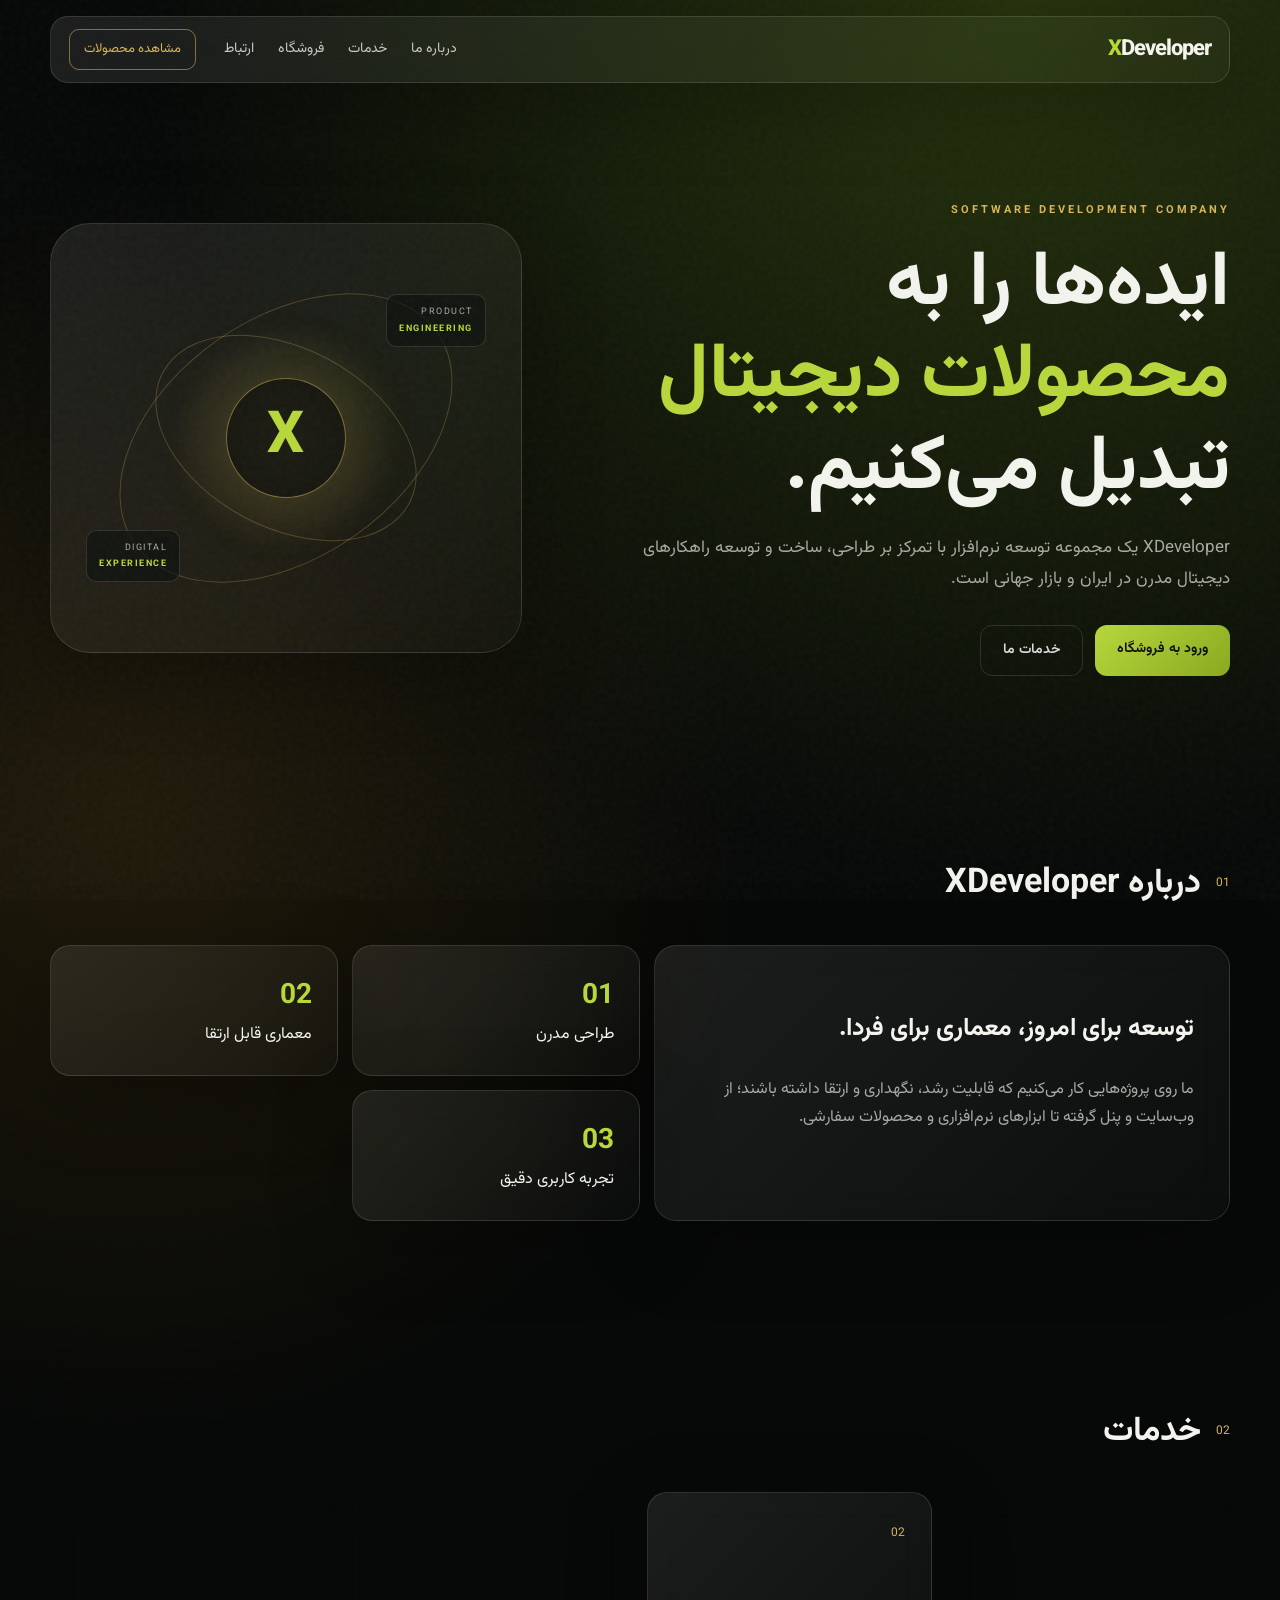
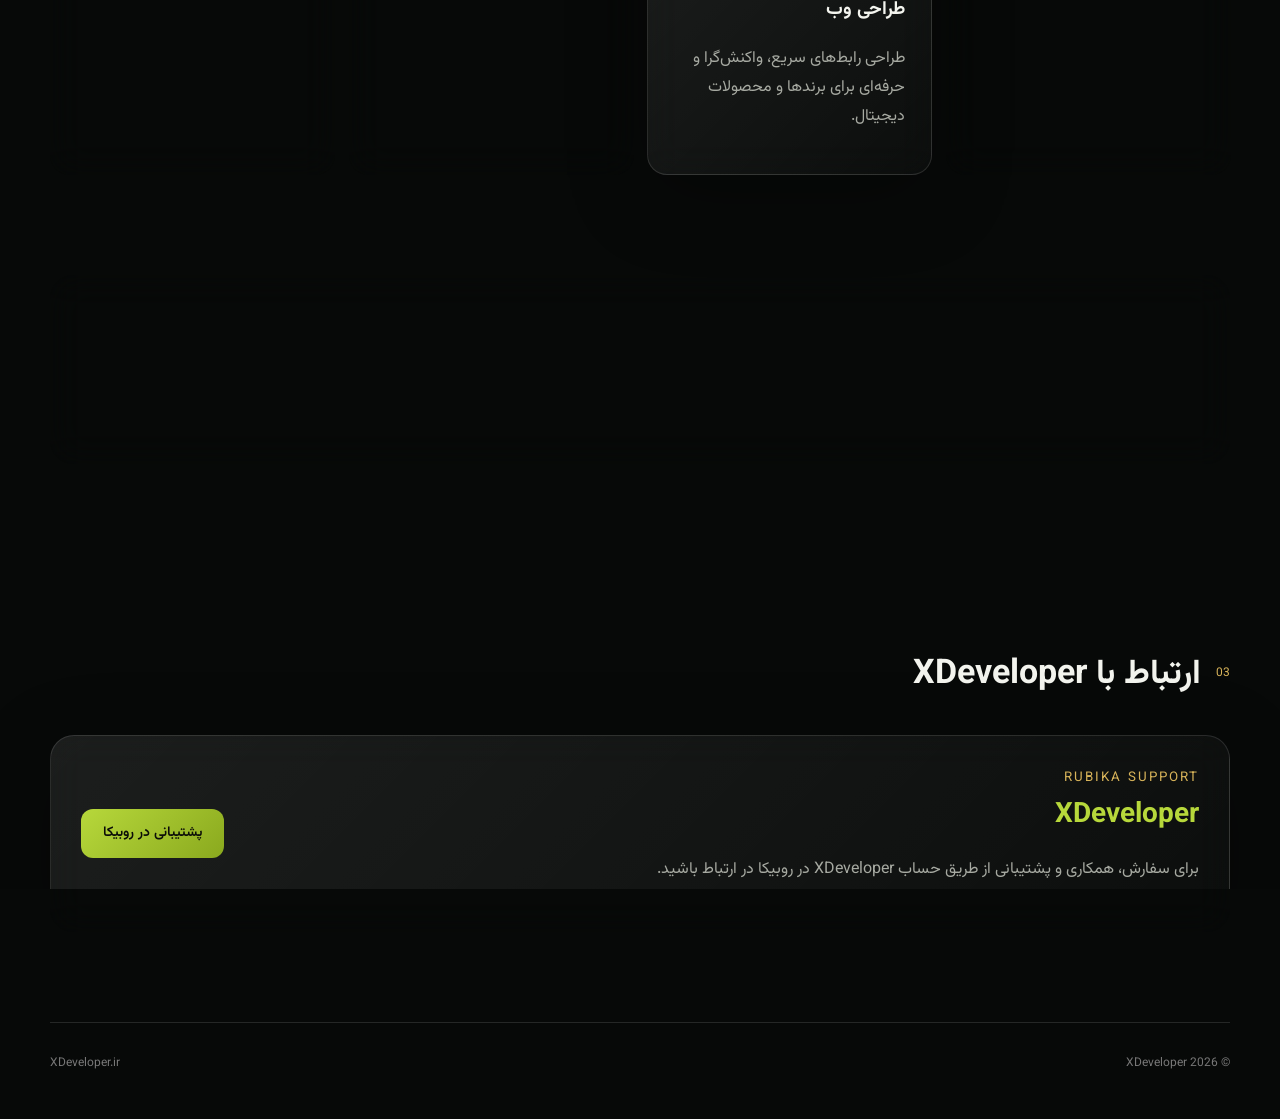
<file: index.html>
<!doctype html>
<html lang="fa" dir="rtl">
<head>
  <meta charset="utf-8">
  <meta name="viewport" content="width=device-width,initial-scale=1">
  <meta name="description" content="XDeveloper — توسعه نرم‌افزار، محصولات دیجیتال و خدمات برنامه‌نویسی">
  <title>XDeveloper | توسعه نرم‌افزار</title>
  <link rel="stylesheet" href="assets/style.css">
</head>
<body>
  <div class="noise"></div>
  <header class="nav glass">
    <a class="brand" href="index.html"><span>X</span>Developer</a>
    <nav>
      <a href="#about">درباره ما</a>
      <a href="#services">خدمات</a>
      <a href="store/index.html">فروشگاه</a>
      <a href="#contact">ارتباط</a>
    </nav>
    <a class="nav-cta" href="store/index.html">مشاهده محصولات</a>
  </header>

  <main>
    <section class="hero">
      <div class="hero-copy">
        <div class="eyebrow">SOFTWARE DEVELOPMENT COMPANY</div>
        <h1>ایده‌ها را به<br><strong>محصولات دیجیتال</strong> تبدیل می‌کنیم.</h1>
        <p>XDeveloper یک مجموعه توسعه نرم‌افزار با تمرکز بر طراحی، ساخت و توسعه راهکارهای دیجیتال مدرن در ایران و بازار جهانی است.</p>
        <div class="actions">
          <a class="btn primary" href="store/index.html">ورود به فروشگاه</a>
          <a class="btn secondary" href="#services">خدمات ما</a>
        </div>
      </div>
      <div class="orbital glass">
        <div class="orbit orbit-a"></div>
        <div class="orbit orbit-b"></div>
        <div class="core"><span>X</span></div>
        <div class="mini-card card-a">PRODUCT<br><b>ENGINEERING</b></div>
        <div class="mini-card card-b">DIGITAL<br><b>EXPERIENCE</b></div>
      </div>
    </section>

    <section id="about" class="section">
      <div class="section-head"><span>01</span><h2>درباره XDeveloper</h2></div>
      <div class="about-grid">
        <div class="glass panel large"><h3>توسعه برای امروز، معماری برای فردا.</h3><p>ما روی پروژه‌هایی کار می‌کنیم که قابلیت رشد، نگهداری و ارتقا داشته باشند؛ از وب‌سایت و پنل گرفته تا ابزارهای نرم‌افزاری و محصولات سفارشی.</p></div>
        <div class="stat glass"><b>01</b><span>طراحی مدرن</span></div>
        <div class="stat glass"><b>02</b><span>معماری قابل ارتقا</span></div>
        <div class="stat glass"><b>03</b><span>تجربه کاربری دقیق</span></div>
      </div>
    </section>

    <section id="services" class="section">
      <div class="section-head"><span>02</span><h2>خدمات</h2></div>
      <div class="service-grid">
        <article class="glass service"><i>01</i><h3>توسعه نرم‌افزار</h3><p>ساخت اپلیکیشن‌ها، ابزارها و سامانه‌های سفارشی با معماری قابل توسعه.</p></article>
        <article class="glass service"><i>02</i><h3>طراحی وب</h3><p>طراحی رابط‌های سریع، واکنش‌گرا و حرفه‌ای برای برندها و محصولات دیجیتال.</p></article>
        <article class="glass service"><i>03</i><h3>اتوماسیون</h3><p>توسعه راهکارهای خودکارسازی برای کاهش کارهای تکراری و افزایش بهره‌وری.</p></article>
        <article class="glass service"><i>04</i><h3>پروژه سفارشی</h3><p>تحلیل نیازمندی، طراحی، توسعه و تحویل پروژه‌های اختصاصی بر اساس توافق.</p></article>
      </div>
    </section>

    <section class="store-banner glass">
      <div><span class="eyebrow">XDEVELOPER STORE</span><h2>محصولات دیجیتال آماده استفاده</h2><p>محصولات و پروژه‌های قانونی و مجاز را در فروشگاه XDeveloper ببینید.</p></div>
      <a class="btn primary" href="store/index.html">مشاهده فروشگاه</a>
    </section>

    <section id="contact" class="section contact">
      <div class="section-head"><span>03</span><h2>ارتباط با XDeveloper</h2></div>
      <div class="contact-box glass">
        <div><small>RUBIKA SUPPORT</small><strong>XDeveloper</strong><p>برای سفارش، همکاری و پشتیبانی از طریق حساب XDeveloper در روبیکا در ارتباط باشید.</p></div>
        <a class="btn primary" href="https://rubika.ir/XDeveloper" target="_blank" rel="noopener">پشتیبانی در روبیکا</a>
      </div>
    </section>
  </main>

  <footer><span>© 2026 XDeveloper</span><span>XDeveloper.ir</span></footer>
  <script src="assets/app.js"></script>
</body>
</html>
</file>
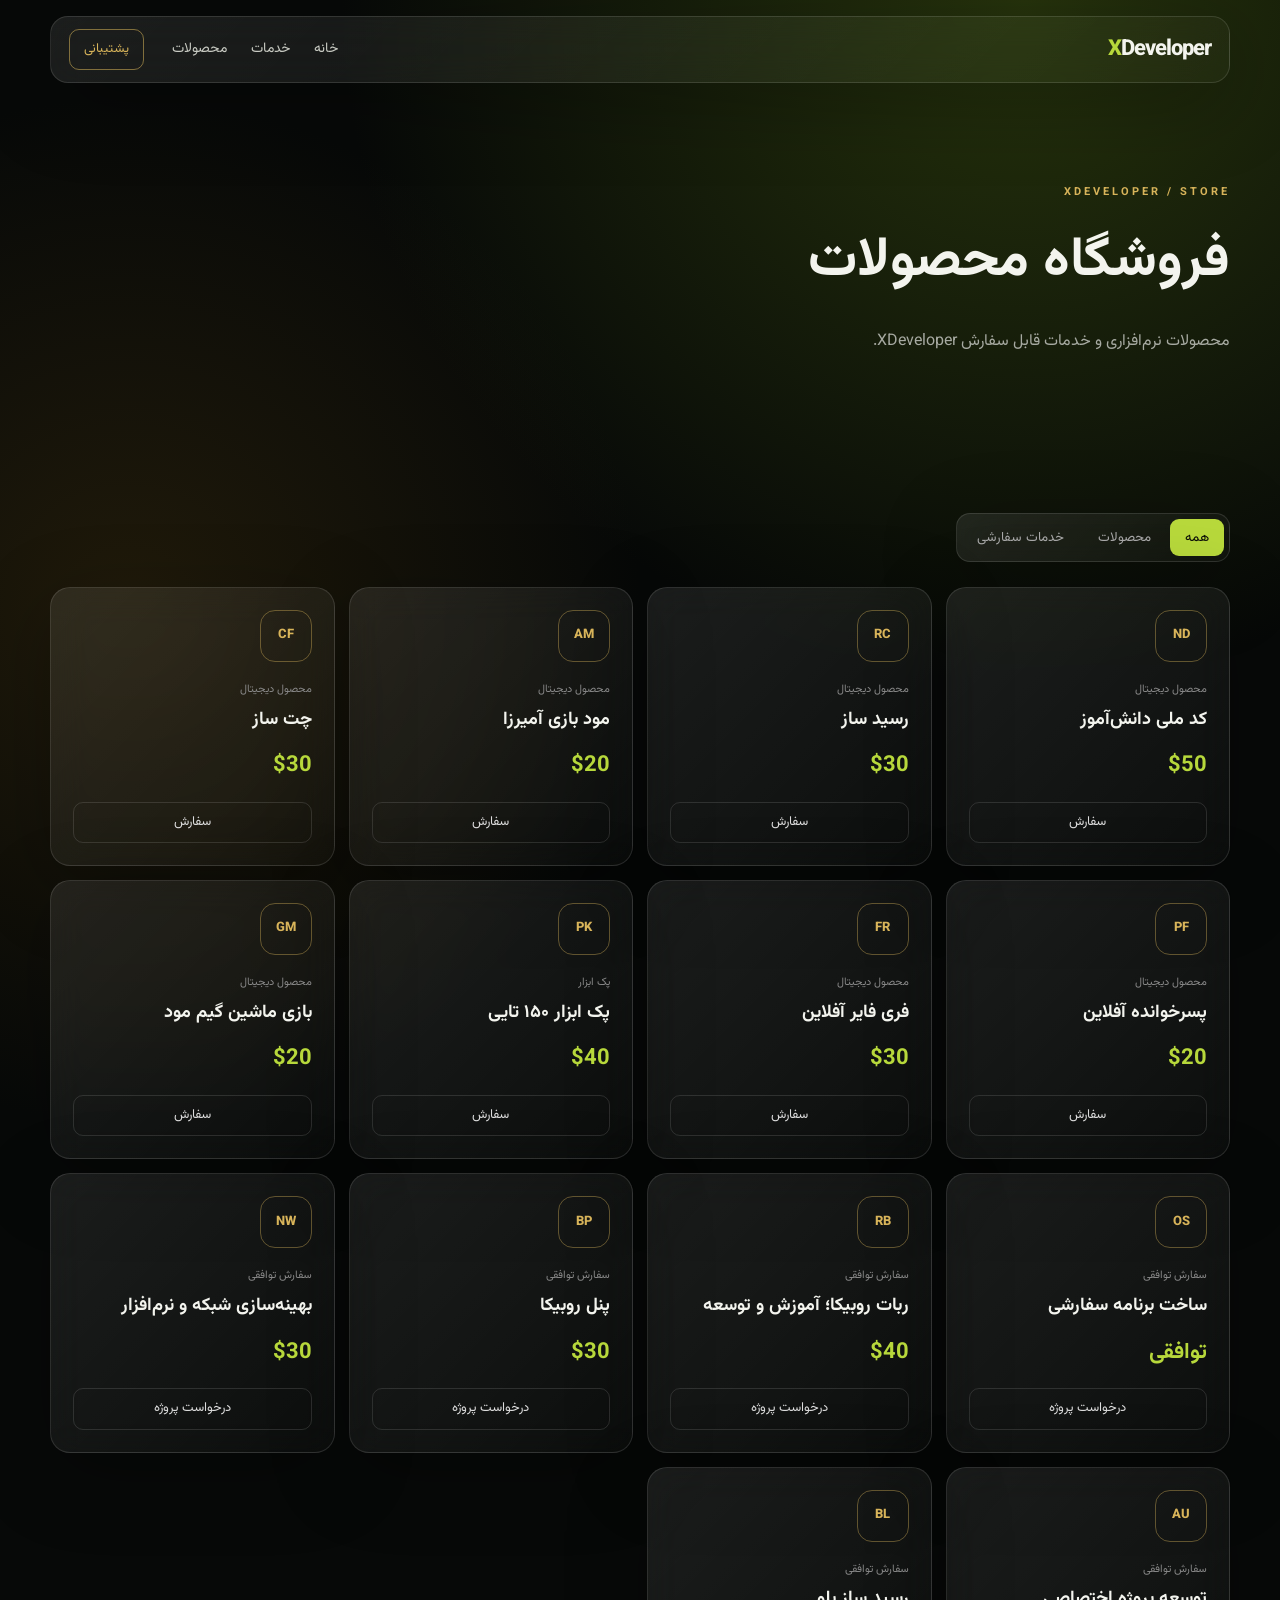
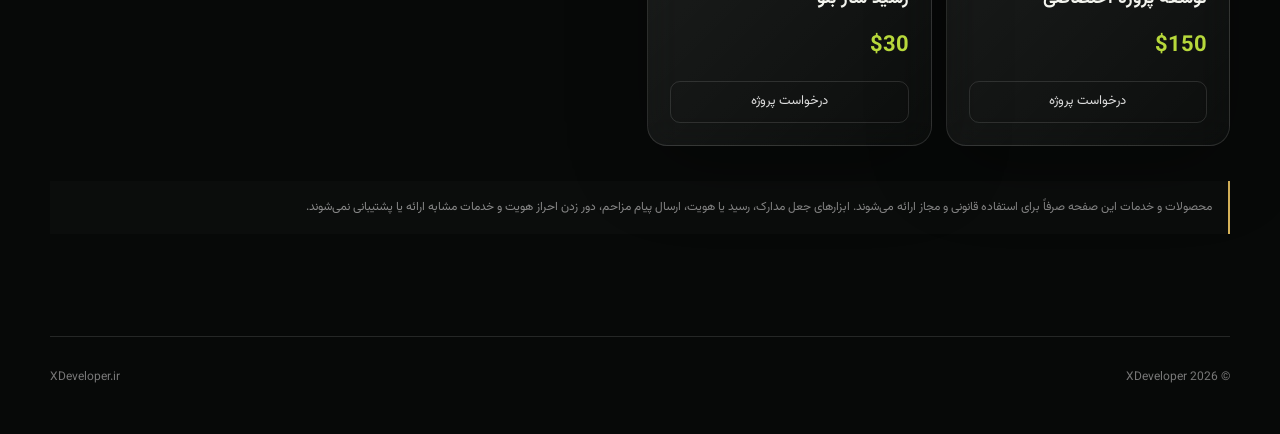
<file: store/index.html>
<!doctype html>
<html lang="fa" dir="rtl">
<head>
  <meta charset="utf-8">
  <meta name="viewport" content="width=device-width,initial-scale=1">
  <title>XDeveloper Store | فروشگاه</title>
  <link rel="stylesheet" href="../assets/style.css">
</head>
<body>
  <header class="nav glass">
    <a class="brand" href="../index.html"><span>X</span>Developer</a>
    <nav><a href="../index.html">خانه</a><a href="../index.html#services">خدمات</a><a href="#products">محصولات</a></nav>
    <a class="nav-cta" href="https://rubika.ir/XDeveloper" target="_blank" rel="noopener">پشتیبانی</a>
  </header>

  <main>
    <section class="store-hero">
      <div class="eyebrow">XDEVELOPER / STORE</div>
      <h1>فروشگاه محصولات</h1>
      <p>محصولات نرم‌افزاری و خدمات قابل سفارش XDeveloper.</p>
    </section>

    <section id="products" class="section">
      <div class="filter glass">
        <button class="active" data-filter="all">همه</button>
        <button data-filter="product">محصولات</button>
        <button data-filter="service">خدمات سفارشی</button>
      </div>
      <div class="products">
        <article class="product glass" data-type="product"><div class="product-icon">ND</div><span>محصول دیجیتال</span><h3>کد ملی دانش‌آموز</h3><strong>$50</strong><a href="https://rubika.ir/XDeveloper" target="_blank">سفارش</a></article>
        <article class="product glass" data-type="product"><div class="product-icon">RC</div><span>محصول دیجیتال</span><h3>رسید ساز</h3><strong>$30</strong><a href="https://rubika.ir/XDeveloper" target="_blank">سفارش</a></article>
        <article class="product glass" data-type="product"><div class="product-icon">AM</div><span>محصول دیجیتال</span><h3>مود بازی آمیرزا</h3><strong>$20</strong><a href="https://rubika.ir/XDeveloper" target="_blank">سفارش</a></article>
        <article class="product glass" data-type="product"><div class="product-icon">CF</div><span>محصول دیجیتال</span><h3>چت ساز</h3><strong>$30</strong><a href="https://rubika.ir/XDeveloper" target="_blank">سفارش</a></article>
        <article class="product glass" data-type="product"><div class="product-icon">PF</div><span>محصول دیجیتال</span><h3>پسرخوانده آفلاین</h3><strong>$20</strong><a href="https://rubika.ir/XDeveloper" target="_blank">سفارش</a></article>
        <article class="product glass" data-type="product"><div class="product-icon">FR</div><span>محصول دیجیتال</span><h3>فری فایر آفلاین</h3><strong>$30</strong><a href="https://rubika.ir/XDeveloper" target="_blank">سفارش</a></article>
        <article class="product glass" data-type="product"><div class="product-icon">PK</div><span>پک ابزار</span><h3>پک ابزار ۱۵۰ تایی</h3><strong>$40</strong><a href="https://rubika.ir/XDeveloper" target="_blank">سفارش</a></article>
        <article class="product glass" data-type="product"><div class="product-icon">GM</div><span>محصول دیجیتال</span><h3>بازی ماشین گیم مود</h3><strong>$20</strong><a href="https://rubika.ir/XDeveloper" target="_blank">سفارش</a></article>

        <article class="product glass" data-type="service"><div class="product-icon">OS</div><span>سفارش توافقی</span><h3>ساخت برنامه سفارشی</h3><strong>توافقی</strong><a href="https://rubika.ir/XDeveloper" target="_blank">درخواست پروژه</a></article>
        <article class="product glass" data-type="service"><div class="product-icon">RB</div><span>سفارش توافقی</span><h3>ربات روبیکا؛ آموزش و توسعه</h3><strong>$40</strong><a href="https://rubika.ir/XDeveloper" target="_blank">درخواست پروژه</a></article>
        <article class="product glass" data-type="service"><div class="product-icon">BP</div><span>سفارش توافقی</span><h3>پنل روبیکا</h3><strong>$30</strong><a href="https://rubika.ir/XDeveloper" target="_blank">درخواست پروژه</a></article>
        <article class="product glass" data-type="service"><div class="product-icon">NW</div><span>سفارش توافقی</span><h3>بهینه‌سازی شبکه و نرم‌افزار</h3><strong>$30</strong><a href="https://rubika.ir/XDeveloper" target="_blank">درخواست پروژه</a></article>
        <article class="product glass" data-type="service"><div class="product-icon">AU</div><span>سفارش توافقی</span><h3>توسعه پروژه اختصاصی</h3><strong>$150</strong><a href="https://rubika.ir/XDeveloper" target="_blank">درخواست پروژه</a></article>
        <article class="product glass" data-type="service"><div class="product-icon">BL</div><span>سفارش توافقی</span><h3>رسید ساز بلو</h3><strong>$30</strong><a href="https://rubika.ir/XDeveloper" target="_blank">درخواست پروژه</a></article>
      </div>
      <p class="legal-note">محصولات و خدمات این صفحه صرفاً برای استفاده قانونی و مجاز ارائه می‌شوند. ابزارهای جعل مدارک، رسید یا هویت، ارسال پیام مزاحم، دور زدن احراز هویت و خدمات مشابه ارائه یا پشتیبانی نمی‌شوند.</p>
    </section>
  </main>
  <footer><span>© 2026 XDeveloper</span><a href="../index.html">XDeveloper.ir</a></footer>
  <script src="../assets/app.js"></script>
</body>
</html>
</file>
<file: assets/style.css>
@import url('https://fonts.googleapis.com/css2?family=Vazirmatn:wght@300;400;500;600;700;800&display=swap');
:root{--green:#b7d83b;--gold:#d8b45a;--black:#070908;--white:#f3f4ee;--muted:#a7aaa2;--glass:rgba(255,255,255,.065);--line:rgba(255,255,255,.12)}
*{box-sizing:border-box}html{scroll-behavior:smooth}body{margin:0;background:radial-gradient(circle at 80% 0,#26330c 0,transparent 30%),radial-gradient(circle at 10% 30%,#201a0a 0,transparent 28%),var(--black);color:var(--white);font-family:Vazirmatn,Arial,sans-serif;line-height:1.8}.noise{position:fixed;inset:0;pointer-events:none;opacity:.035;background-image:url("data:image/svg+xml,%3Csvg viewBox='0 0 180 180' xmlns='http://www.w3.org/2000/svg'%3E%3Cfilter id='n'%3E%3CfeTurbulence type='fractalNoise' baseFrequency='.9' numOctaves='4' stitchTiles='stitch'/%3E%3C/filter%3E%3Crect width='100%25' height='100%25' filter='url(%23n)'/%3E%3C/svg%3E");z-index:10}.glass{background:linear-gradient(135deg,rgba(255,255,255,.085),rgba(255,255,255,.025));border:1px solid var(--line);backdrop-filter:blur(18px);-webkit-backdrop-filter:blur(18px);box-shadow:0 20px 80px rgba(0,0,0,.28)}a{text-decoration:none;color:inherit}.nav{position:sticky;top:16px;z-index:20;margin:16px auto 0;max-width:1180px;border-radius:18px;padding:12px 18px;display:flex;align-items:center;gap:28px}.brand{font-size:22px;font-weight:800;letter-spacing:-1px;margin-left:auto}.brand span{color:var(--green);margin-left:3px}nav{display:flex;gap:24px;color:#c9cbc3;font-size:14px}nav a:hover{color:var(--green)}.nav-cta{padding:8px 14px;border:1px solid rgba(216,180,90,.55);border-radius:10px;color:var(--gold);font-size:13px}.hero,.section,.store-hero{max-width:1180px;margin:auto}.hero{min-height:680px;padding:110px 0 80px;display:grid;grid-template-columns:1.15fr .85fr;gap:70px;align-items:center}.eyebrow{color:var(--gold);font-size:11px;letter-spacing:3px;font-weight:700}.hero h1{font-size:clamp(45px,6vw,78px);line-height:1.2;margin:18px 0}.hero h1 strong{color:var(--green)}.hero p{color:var(--muted);font-size:17px;max-width:640px}.actions{display:flex;gap:12px;margin-top:30px}.btn{padding:12px 22px;border-radius:12px;font-weight:600;font-size:14px}.primary{background:linear-gradient(135deg,var(--green),#8aa91e);color:#0b0d08}.secondary{border:1px solid var(--line);color:#ddd}.orbital{height:430px;border-radius:40px;position:relative;overflow:hidden;display:grid;place-items:center}.orbital:before{content:"";position:absolute;width:260px;height:260px;border-radius:50%;background:radial-gradient(circle,#d8b45a33,transparent 65%);filter:blur(4px)}.core{width:120px;height:120px;border-radius:50%;display:grid;place-items:center;border:1px solid #d8b45a88;background:#0c100caa;box-shadow:0 0 80px #b7d83b22;z-index:2}.core span{font-size:58px;font-weight:800;color:var(--green)}.orbit{position:absolute;border:1px solid #d8b45a45;border-radius:50%}.orbit-a{width:280px;height:180px;transform:rotate(28deg)}.orbit-b{width:370px;height:240px;transform:rotate(-35deg)}.mini-card{position:absolute;font-size:9px;letter-spacing:1.5px;color:#aaa;background:#10140fbb;border:1px solid var(--line);padding:9px 12px;border-radius:10px}.mini-card b{color:var(--green)}.card-a{top:70px;right:35px}.card-b{bottom:70px;left:35px}.section{padding:90px 0}.section-head{display:flex;align-items:center;gap:15px;margin-bottom:30px}.section-head span{color:var(--gold);font-size:12px}.section-head h2{margin:0;font-size:34px}.about-grid{display:grid;grid-template-columns:2fr 1fr 1fr;gap:14px}.panel{padding:35px;border-radius:22px;grid-row:span 2}.panel h3{font-size:25px}.panel p,.service p{color:var(--muted)}.stat{padding:25px;border-radius:20px;display:flex;flex-direction:column;justify-content:space-between;min-height:130px}.stat b{font-size:28px;color:var(--green)}.service-grid{display:grid;grid-template-columns:repeat(4,1fr);gap:14px}.service{padding:26px;border-radius:20px;min-height:250px}.service i{font-style:normal;color:var(--gold);font-size:12px}.service h3{margin-top:45px}.store-banner{max-width:1180px;margin:10px auto 90px;padding:35px;border-radius:24px;display:flex;align-items:center;justify-content:space-between;gap:20px}.store-banner h2{margin:8px 0}.store-banner p{color:var(--muted);margin:0}.contact-box{border-radius:24px;padding:30px;display:flex;align-items:center;justify-content:space-between}.contact-box small{display:block;color:var(--gold);letter-spacing:2px}.contact-box strong{font-size:28px;display:block;color:var(--green)}.contact-box p{color:var(--muted)}footer{max-width:1180px;margin:auto;padding:30px 0 45px;border-top:1px solid var(--line);display:flex;justify-content:space-between;color:#777;font-size:12px}.store-hero{padding:100px 0 50px}.store-hero h1{font-size:55px;margin:10px 0}.store-hero p{color:var(--muted)}.filter{max-width:max-content;border-radius:14px;padding:5px;display:flex;gap:4px;margin-bottom:25px}.filter button{background:transparent;color:#aaa;border:0;padding:8px 15px;border-radius:9px;font-family:inherit;cursor:pointer}.filter button.active{background:#b7d83b;color:#0b0d08}.products{display:grid;grid-template-columns:repeat(4,1fr);gap:14px}.product{border-radius:20px;padding:22px;min-height:270px;display:flex;flex-direction:column}.product-icon{width:52px;height:52px;border:1px solid #d8b45a66;color:var(--gold);display:grid;place-items:center;border-radius:15px;font-weight:800;font-size:13px}.product span{font-size:11px;color:#888;margin-top:18px}.product h3{margin:4px 0 10px;font-size:18px}.product strong{color:var(--green);font-size:22px;margin-top:auto}.product a{margin-top:16px;text-align:center;border:1px solid var(--line);padding:8px;border-radius:10px;color:#ddd;font-size:13px}.product a:hover{border-color:var(--green);color:var(--green)}.legal-note{margin-top:35px;padding:16px;border-right:2px solid var(--gold);background:#ffffff04;color:#888;font-size:12px}@media(max-width:900px){.nav{margin:10px;top:10px}.nav nav{display:none}.hero{grid-template-columns:1fr;padding:80px 20px 40px}.orbital{height:340px}.section,.store-hero{padding-left:20px;padding-right:20px}.about-grid{grid-template-columns:1fr 1fr}.panel{grid-column:1/-1;grid-row:auto}.service-grid{grid-template-columns:1fr 1fr}.products{grid-template-columns:1fr 1fr}.store-banner{margin-left:20px;margin-right:20px}.contact-box{flex-direction:column;align-items:flex-start}footer{margin:0 20px}}@media(max-width:560px){.hero h1{font-size:43px}.about-grid,.service-grid,.products{grid-template-columns:1fr}.store-hero h1{font-size:42px}.store-banner{flex-direction:column;align-items:flex-start}.nav-cta{display:none}.actions{flex-direction:column}.btn{text-align:center}}
</file>
